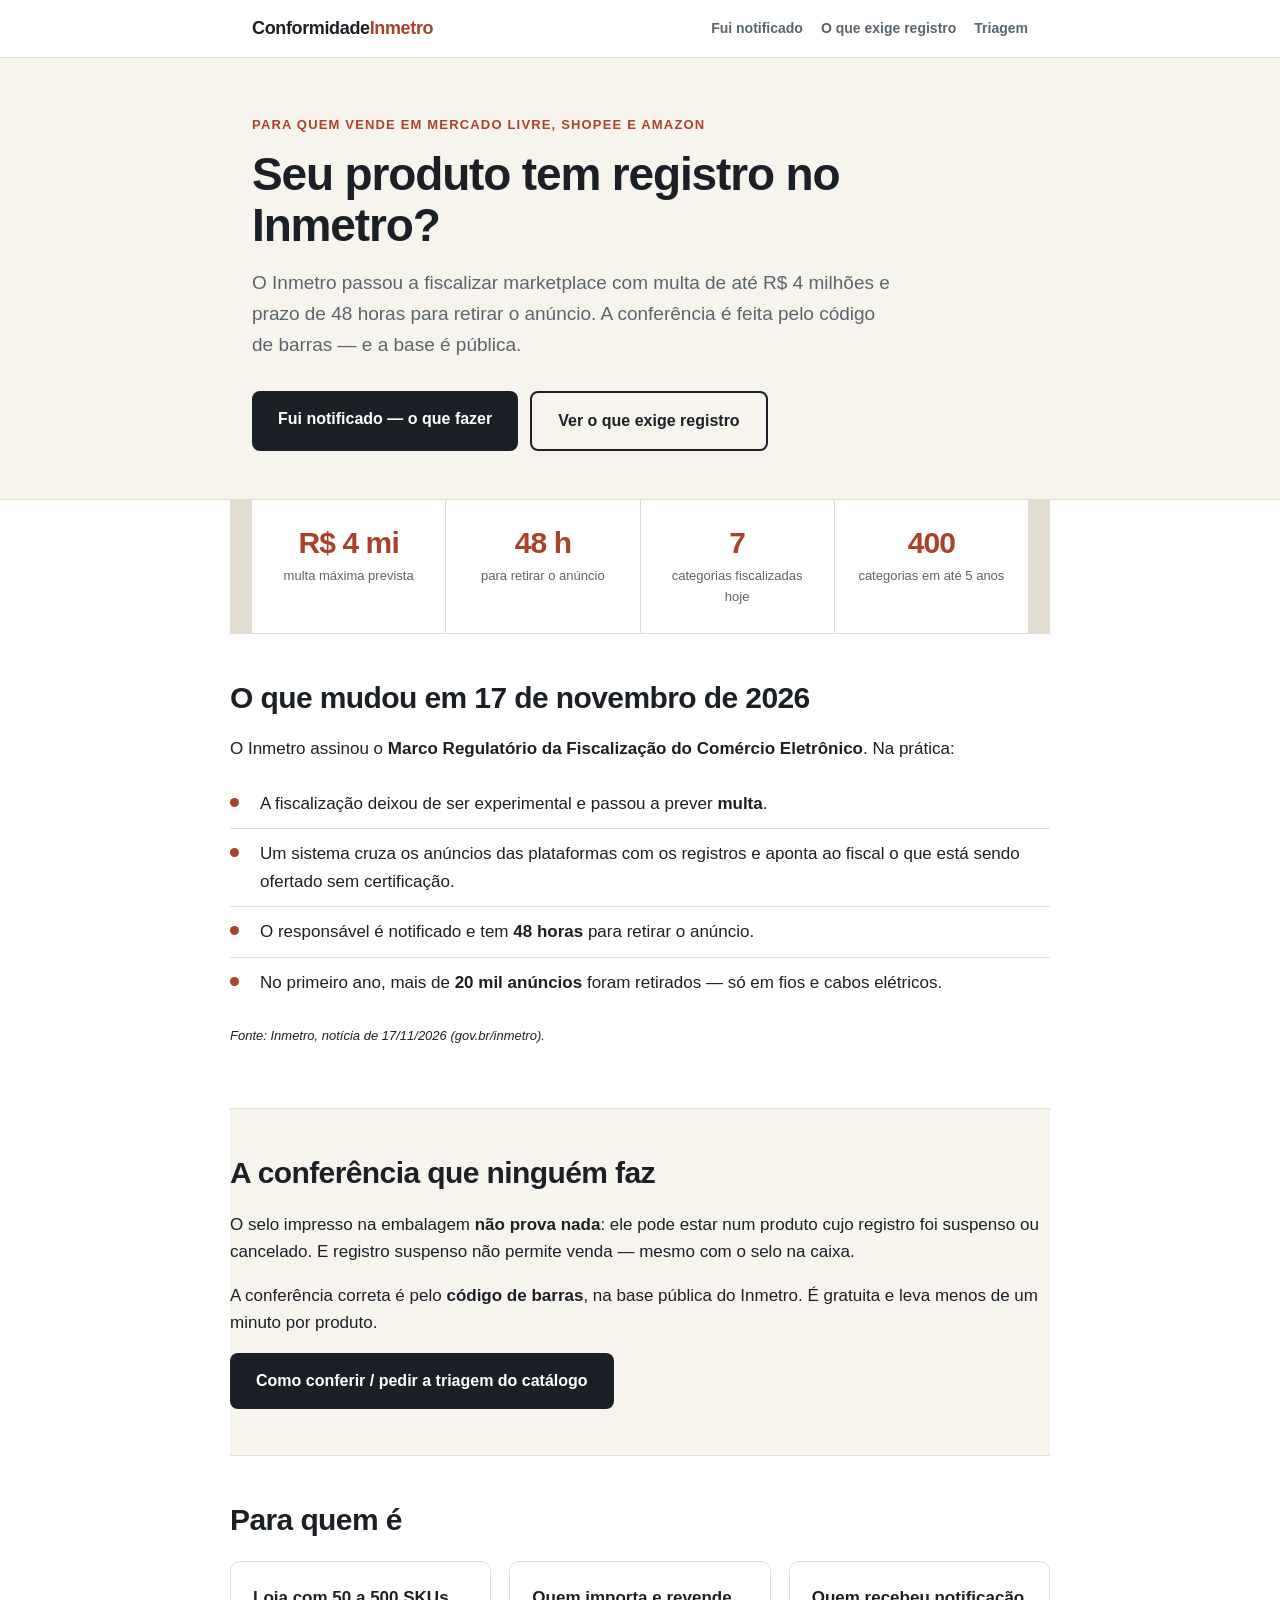
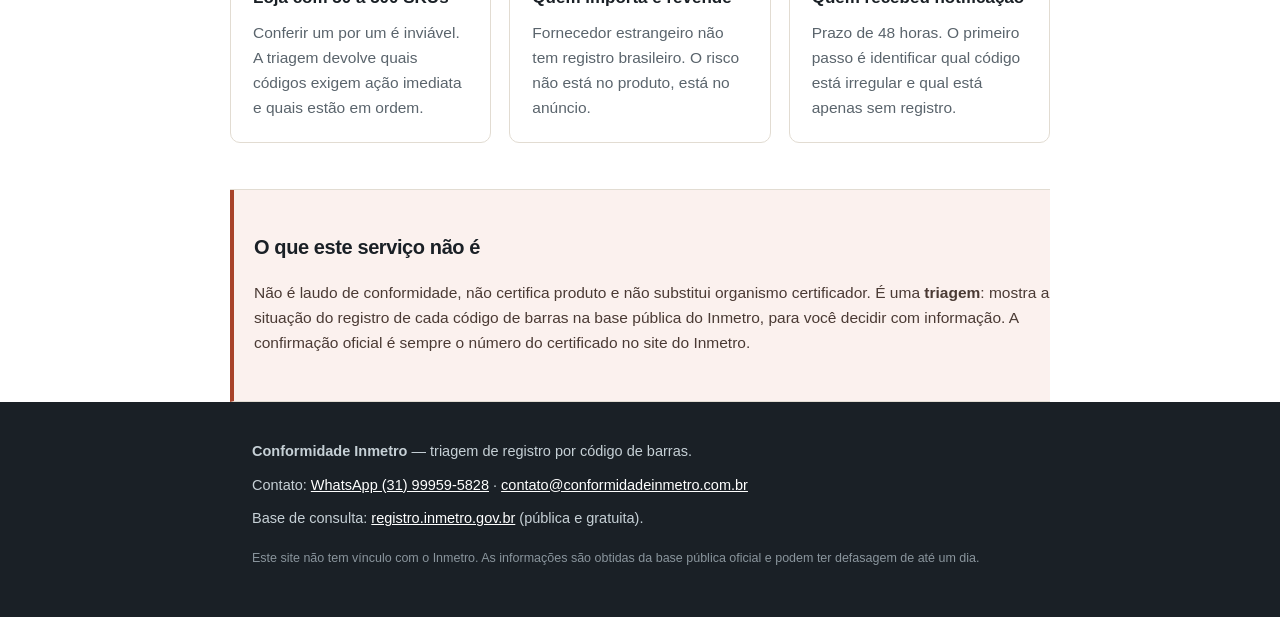
<file: index.html>
<!DOCTYPE html>
<html lang="pt-BR">
<head>
<meta charset="utf-8">
<meta name="viewport" content="width=device-width, initial-scale=1">
<title>Conformidade Inmetro para sellers — triagem de catálogo</title>
<meta name="description" content="Seu anúncio foi removido ou notificado pelo Inmetro? Entenda o prazo de 48 horas e como saber, por código de barras, se o registro do produto está suspenso ou cancelado.">
<link rel="stylesheet" href="estilo.css">
</head>
<body>

<header class="topo">
  <div class="wrap">
    <a class="marca" href="index.html">Conformidade<span>Inmetro</span></a>
    <nav>
      <a href="notificacao-inmetro.html">Fui notificado</a>
      <a href="produtos-que-exigem-registro.html">O que exige registro</a>
      <a href="triagem.html">Triagem</a>
    </nav>
  </div>
</header>

<main>

<section class="hero">
  <div class="wrap">
    <p class="olho">Para quem vende em Mercado Livre, Shopee e Amazon</p>
    <h1>Seu produto tem registro no Inmetro?</h1>
    <p class="sub">O Inmetro passou a fiscalizar marketplace com multa de até R$ 4 milhões
      e prazo de 48 horas para retirar o anúncio. A conferência é feita pelo
      código de barras — e a base é pública.</p>
    <div class="acoes">
      <a class="btn" href="notificacao-inmetro.html">Fui notificado — o que fazer</a>
      <a class="btn btn-sec" href="produtos-que-exigem-registro.html">Ver o que exige registro</a>
    </div>
  </div>
</section>

<section class="wrap faixa">
  <div class="num"><strong>R$ 4 mi</strong><span>multa máxima prevista</span></div>
  <div class="num"><strong>48 h</strong><span>para retirar o anúncio</span></div>
  <div class="num"><strong>7</strong><span>categorias fiscalizadas hoje</span></div>
  <div class="num"><strong>400</strong><span>categorias em até 5 anos</span></div>
</section>

<section class="wrap bloco">
  <h2>O que mudou em 17 de novembro de 2026</h2>
  <p>O Inmetro assinou o <strong>Marco Regulatório da Fiscalização do Comércio
  Eletrônico</strong>. Na prática:</p>
  <ul class="lista-limpa">
    <li>A fiscalização deixou de ser experimental e passou a prever <strong>multa</strong>.</li>
    <li>Um sistema cruza os anúncios das plataformas com os registros e aponta ao fiscal
      o que está sendo ofertado sem certificação.</li>
    <li>O responsável é notificado e tem <strong>48 horas</strong> para retirar o anúncio.</li>
    <li>No primeiro ano, mais de <strong>20 mil anúncios</strong> foram retirados — só em
      fios e cabos elétricos.</li>
  </ul>
  <p class="fonte">Fonte: Inmetro, notícia de 17/11/2026 (gov.br/inmetro).</p>
</section>

<section class="wrap bloco destaque">
  <h2>A conferência que ninguém faz</h2>
  <p>O selo impresso na embalagem <strong>não prova nada</strong>: ele pode estar num
  produto cujo registro foi suspenso ou cancelado. E registro suspenso não permite
  venda — mesmo com o selo na caixa.</p>
  <p>A conferência correta é pelo <strong>código de barras</strong>, na base pública do
  Inmetro. É gratuita e leva menos de um minuto por produto.</p>
  <a class="btn" href="triagem.html">Como conferir / pedir a triagem do catálogo</a>
</section>

<section class="wrap bloco">
  <h2>Para quem é</h2>
  <div class="cards">
    <div class="card">
      <h3>Loja com 50 a 500 SKUs</h3>
      <p>Conferir um por um é inviável. A triagem devolve quais códigos exigem ação
      imediata e quais estão em ordem.</p>
    </div>
    <div class="card">
      <h3>Quem importa e revende</h3>
      <p>Fornecedor estrangeiro não tem registro brasileiro. O risco não está no
      produto, está no anúncio.</p>
    </div>
    <div class="card">
      <h3>Quem recebeu notificação</h3>
      <p>Prazo de 48 horas. O primeiro passo é identificar qual código está
      irregular e qual está apenas sem registro.</p>
    </div>
  </div>
</section>

<section class="wrap bloco aviso-legal">
  <h2>O que este serviço não é</h2>
  <p>Não é laudo de conformidade, não certifica produto e não substitui organismo
  certificador. É uma <strong>triagem</strong>: mostra a situação do registro de cada
  código de barras na base pública do Inmetro, para você decidir com informação.
  A confirmação oficial é sempre o número do certificado no site do Inmetro.</p>
</section>

</main>

<footer class="rodape">
  <div class="wrap">
    <p><strong>Conformidade Inmetro</strong> — triagem de registro por código de barras.</p>
    <p>Contato: <a href="https://wa.me/5531999595828" target="_blank" rel="noopener">WhatsApp (31) 99959-5828</a>
       · <a href="mailto:contato@conformidadeinmetro.com.br">contato@conformidadeinmetro.com.br</a></p>
    <p>Base de consulta: <a href="https://registro.inmetro.gov.br/consulta/" target="_blank" rel="noopener">registro.inmetro.gov.br</a> (pública e gratuita).</p>
    <p class="mini">Este site não tem vínculo com o Inmetro. As informações são obtidas
    da base pública oficial e podem ter defasagem de até um dia.</p>
  </div>
</footer>

</body>
</html>
</file>
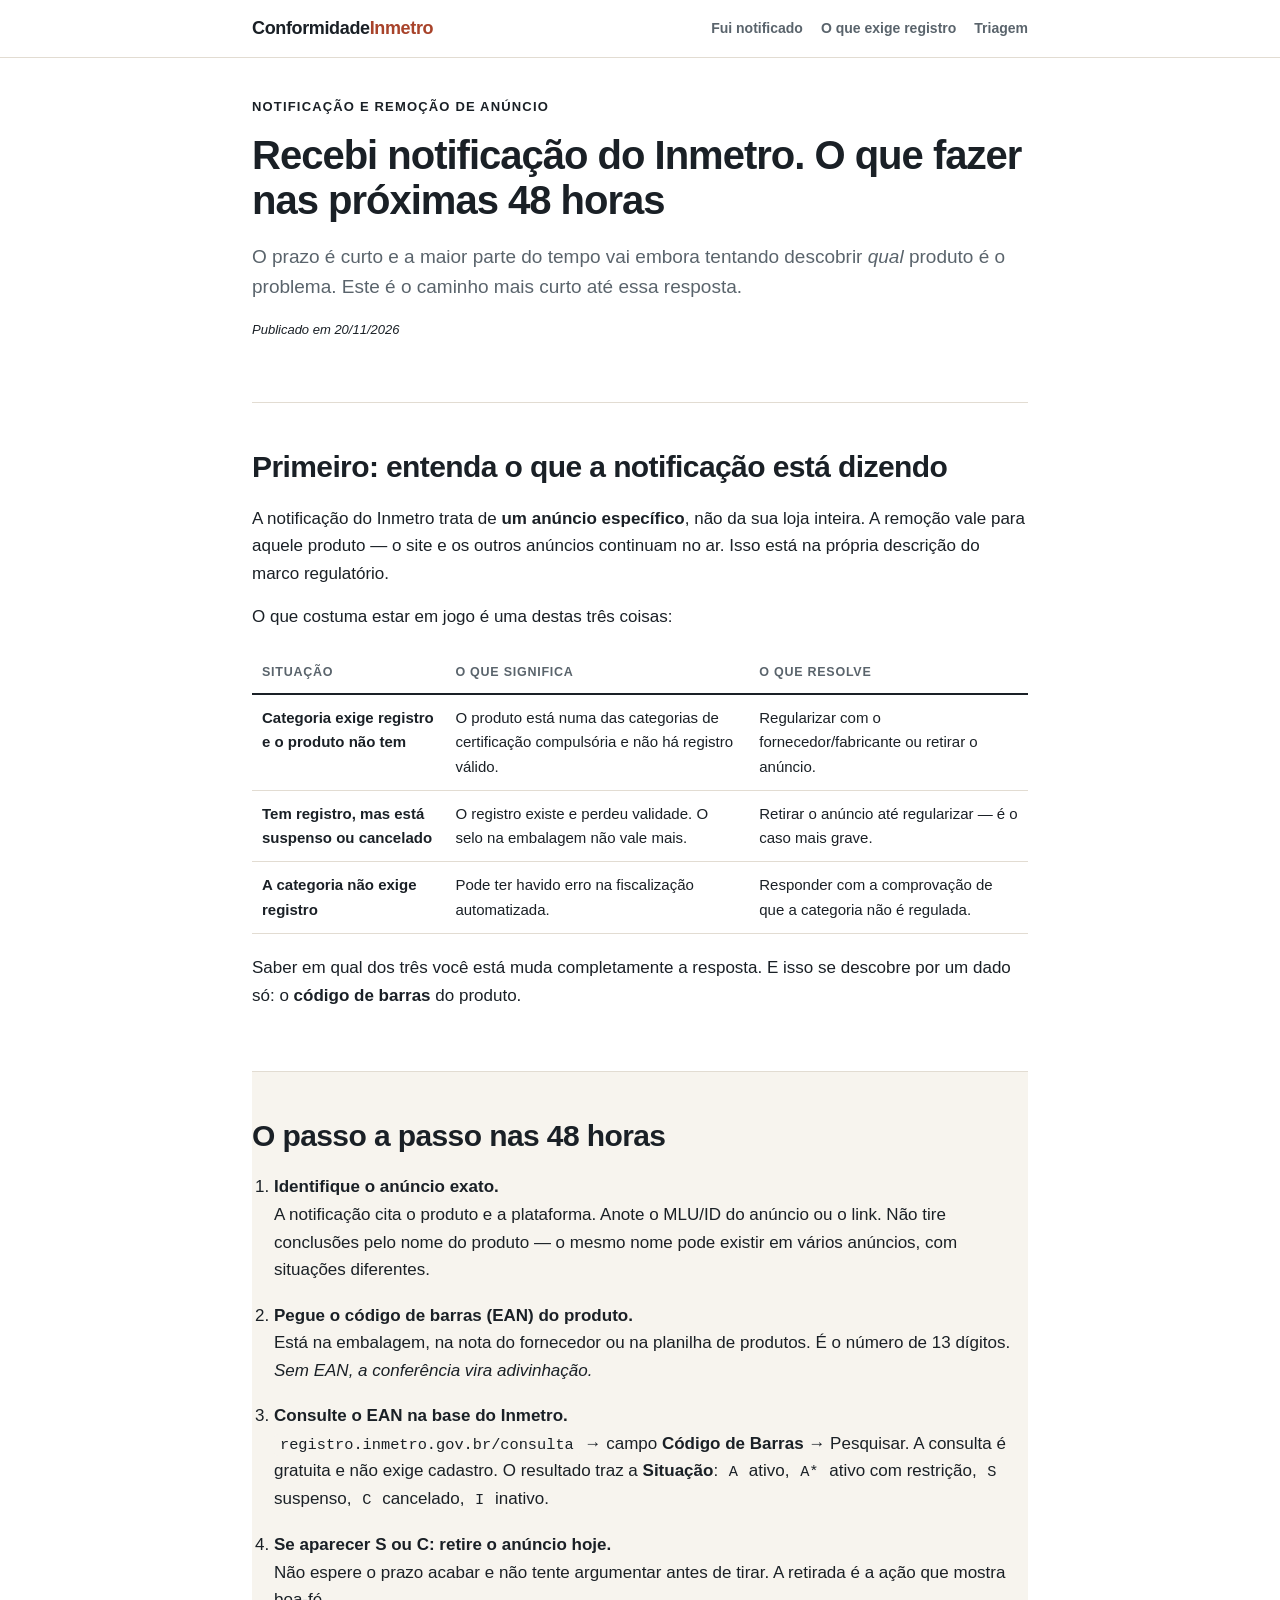
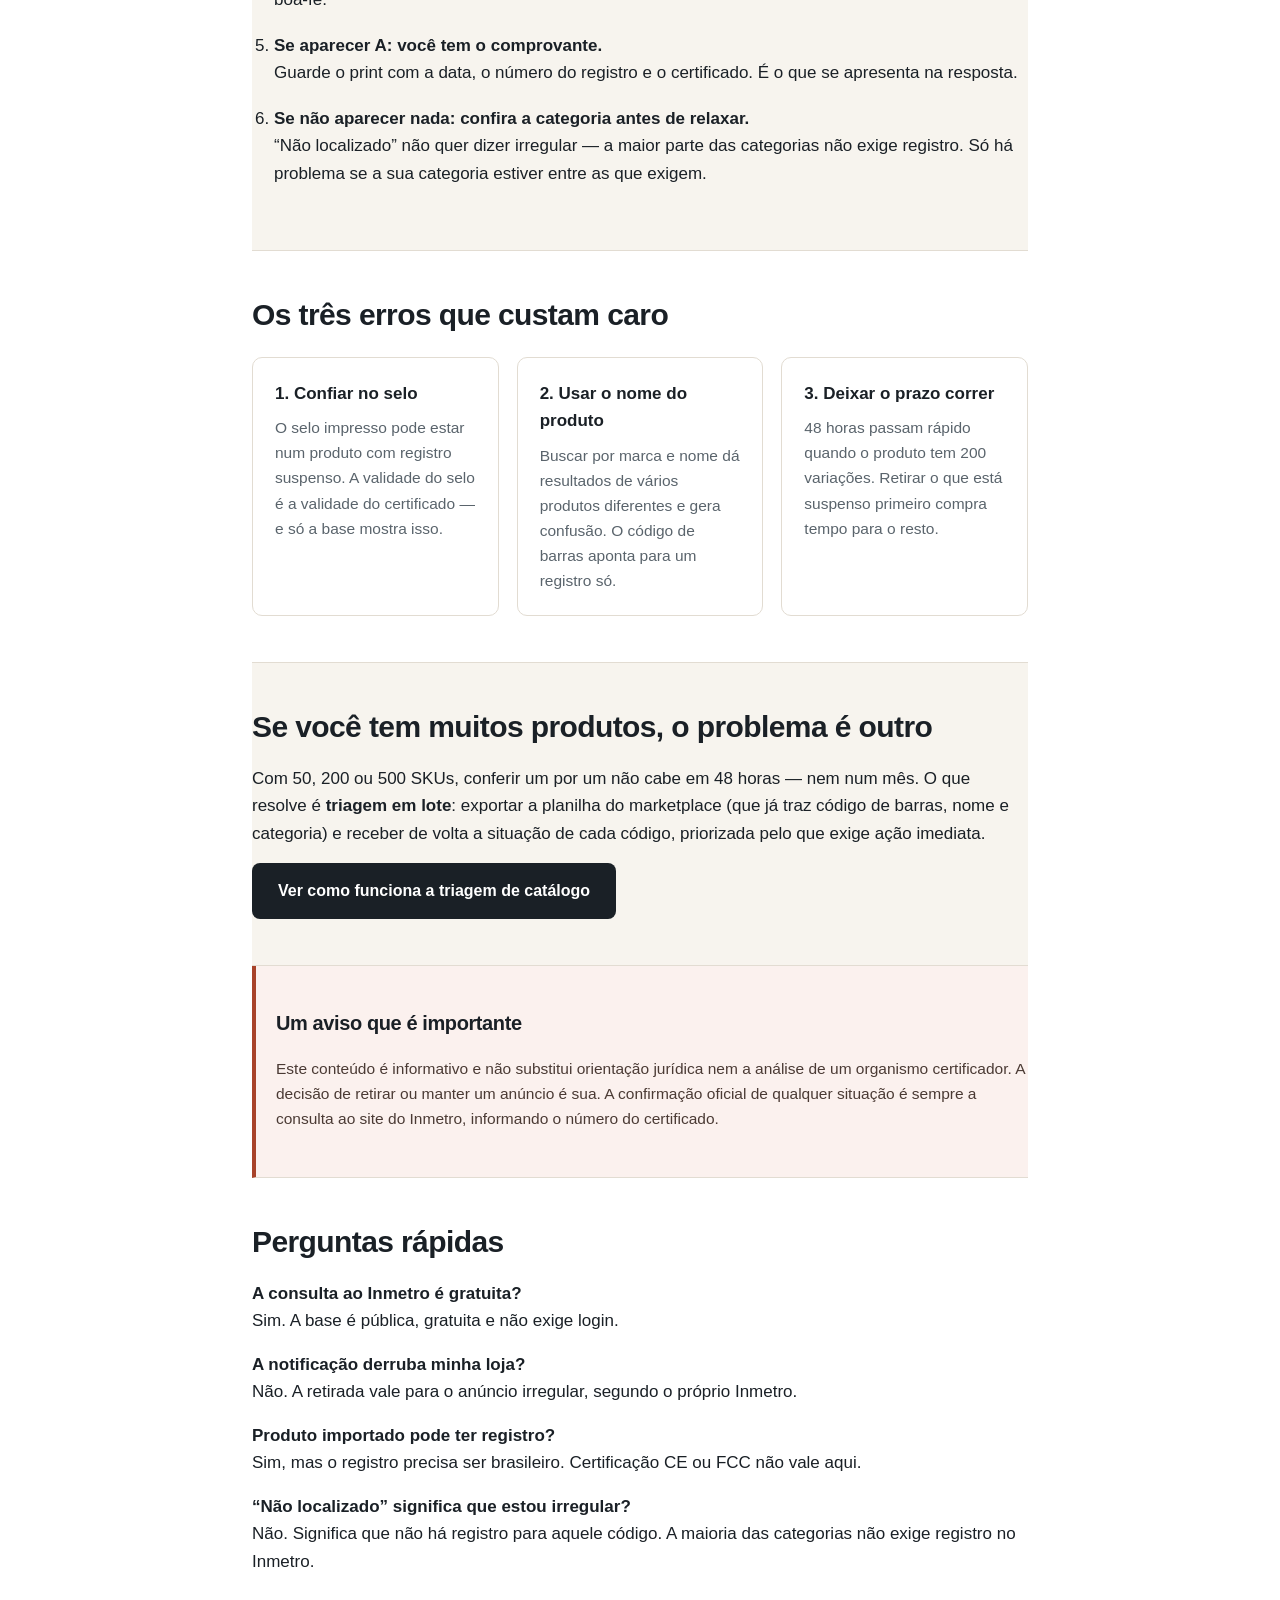
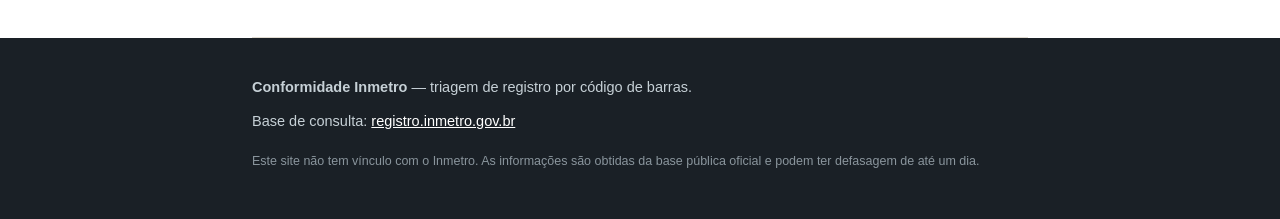
<file: notificacao-inmetro.html>
<!DOCTYPE html>
<html lang="pt-BR">
<head>
<meta charset="utf-8">
<meta name="viewport" content="width=device-width, initial-scale=1">
<title>Notificação do Inmetro no anúncio: o que fazer nas 48 horas</title>
<meta name="description" content="Recebeu notificação do Inmetro ou teve o anúncio removido por falta de certificação? Veja o que conferir primeiro, o que o prazo de 48 horas significa e como identificar o registro pelo código de barras.">
<link rel="stylesheet" href="estilo.css">
</head>
<body>

<header class="topo">
  <div class="wrap">
    <a class="marca" href="index.html">Conformidade<span>Inmetro</span></a>
    <nav>
      <a href="notificacao-inmetro.html">Fui notificado</a>
      <a href="produtos-que-exigem-registro.html">O que exige registro</a>
      <a href="triagem.html">Triagem</a>
    </nav>
  </div>
</header>

<main class="wrap">

<article class="bloco" style="padding-top:38px">
  <p class="olho">Notificação e remoção de anúncio</p>
  <h1 style="font-size:clamp(28px,5.5vw,40px);line-height:1.13;letter-spacing:-.025em;margin:0 0 18px">
    Recebi notificação do Inmetro. O que fazer nas próximas 48 horas</h1>
  <p style="font-size:19px;color:var(--cinza)">O prazo é curto e a maior parte do tempo
  vai embora tentando descobrir <em>qual</em> produto é o problema. Este é o caminho
  mais curto até essa resposta.</p>
  <p class="fonte">Publicado em 20/11/2026</p>
</article>

<section class="bloco">
  <h2>Primeiro: entenda o que a notificação está dizendo</h2>
  <p>A notificação do Inmetro trata de <strong>um anúncio específico</strong>, não da
  sua loja inteira. A remoção vale para aquele produto — o site e os outros anúncios
  continuam no ar. Isso está na própria descrição do marco regulatório.</p>
  <p>O que costuma estar em jogo é uma destas três coisas:</p>
  <table>
    <tr><th>Situação</th><th>O que significa</th><th>O que resolve</th></tr>
    <tr>
      <td><strong>Categoria exige registro e o produto não tem</strong></td>
      <td>O produto está numa das categorias de certificação compulsória e não há registro válido.</td>
      <td>Regularizar com o fornecedor/fabricante ou retirar o anúncio.</td>
    </tr>
    <tr>
      <td><strong>Tem registro, mas está suspenso ou cancelado</strong></td>
      <td>O registro existe e perdeu validade. O selo na embalagem não vale mais.</td>
      <td>Retirar o anúncio até regularizar — é o caso mais grave.</td>
    </tr>
    <tr>
      <td><strong>A categoria não exige registro</strong></td>
      <td>Pode ter havido erro na fiscalização automatizada.</td>
      <td>Responder com a comprovação de que a categoria não é regulada.</td>
    </tr>
  </table>
  <p>Saber em qual dos três você está muda completamente a resposta. E isso se descobre
  por um dado só: o <strong>código de barras</strong> do produto.</p>
</section>

<section class="bloco destaque">
  <h2>O passo a passo nas 48 horas</h2>
  <ol style="padding-left:22px">
    <li style="margin-bottom:18px"><strong>Identifique o anúncio exato.</strong><br>
      A notificação cita o produto e a plataforma. Anote o MLU/ID do anúncio ou o link.
      Não tire conclusões pelo nome do produto — o mesmo nome pode existir em vários
      anúncios, com situações diferentes.</li>
    <li style="margin-bottom:18px"><strong>Pegue o código de barras (EAN) do produto.</strong><br>
      Está na embalagem, na nota do fornecedor ou na planilha de produtos. É o número
      de 13 dígitos. <em>Sem EAN, a conferência vira adivinhação.</em></li>
    <li style="margin-bottom:18px"><strong>Consulte o EAN na base do Inmetro.</strong><br>
      <code>registro.inmetro.gov.br/consulta</code> → campo <strong>Código de Barras</strong>
      → Pesquisar. A consulta é gratuita e não exige cadastro. O resultado traz a
      <strong>Situação</strong>: <code>A</code> ativo, <code>A*</code> ativo com restrição,
      <code>S</code> suspenso, <code>C</code> cancelado, <code>I</code> inativo.</li>
    <li style="margin-bottom:18px"><strong>Se aparecer S ou C: retire o anúncio hoje.</strong><br>
      Não espere o prazo acabar e não tente argumentar antes de tirar. A retirada é
      a ação que mostra boa-fé.</li>
    <li style="margin-bottom:18px"><strong>Se aparecer A: você tem o comprovante.</strong><br>
      Guarde o print com a data, o número do registro e o certificado. É o que se
      apresenta na resposta.</li>
    <li><strong>Se não aparecer nada: confira a categoria antes de relaxar.</strong><br>
      “Não localizado” não quer dizer irregular — a maior parte das categorias não exige
      registro. Só há problema se a sua categoria estiver entre as que exigem.</li>
  </ol>
</section>

<section class="bloco">
  <h2>Os três erros que custam caro</h2>
  <div class="cards">
    <div class="card">
      <h3>1. Confiar no selo</h3>
      <p>O selo impresso pode estar num produto com registro suspenso. A
      validade do selo é a validade do certificado — e só a base mostra isso.</p>
    </div>
    <div class="card">
      <h3>2. Usar o nome do produto</h3>
      <p>Buscar por marca e nome dá resultados de vários produtos diferentes e
      gera confusão. O código de barras aponta para um registro só.</p>
    </div>
    <div class="card">
      <h3>3. Deixar o prazo correr</h3>
      <p>48 horas passam rápido quando o produto tem 200 variações. Retirar o
      que está suspenso primeiro compra tempo para o resto.</p>
    </div>
  </div>
</section>

<section class="bloco destaque">
  <h2>Se você tem muitos produtos, o problema é outro</h2>
  <p>Com 50, 200 ou 500 SKUs, conferir um por um não cabe em 48 horas — nem num mês.
  O que resolve é <strong>triagem em lote</strong>: exportar a planilha do marketplace
  (que já traz código de barras, nome e categoria) e receber de volta a situação de
  cada código, priorizada pelo que exige ação imediata.</p>
  <a class="btn" href="triagem.html">Ver como funciona a triagem de catálogo</a>
</section>

<section class="bloco aviso-legal">
  <h2>Um aviso que é importante</h2>
  <p>Este conteúdo é informativo e não substitui orientação jurídica nem a análise de
  um organismo certificador. A decisão de retirar ou manter um anúncio é sua. A
  confirmação oficial de qualquer situação é sempre a consulta ao site do Inmetro,
  informando o número do certificado.</p>
</section>

<section class="bloco">
  <h2>Perguntas rápidas</h2>
  <p><strong>A consulta ao Inmetro é gratuita?</strong><br>
  Sim. A base é pública, gratuita e não exige login.</p>
  <p><strong>A notificação derruba minha loja?</strong><br>
  Não. A retirada vale para o anúncio irregular, segundo o próprio Inmetro.</p>
  <p><strong>Produto importado pode ter registro?</strong><br>
  Sim, mas o registro precisa ser brasileiro. Certificação CE ou FCC não vale aqui.</p>
  <p><strong>“Não localizado” significa que estou irregular?</strong><br>
  Não. Significa que não há registro para aquele código. A maioria das categorias
  não exige registro no Inmetro.</p>
</section>

</main>

<footer class="rodape">
  <div class="wrap">
    <p><strong>Conformidade Inmetro</strong> — triagem de registro por código de barras.</p>
    <p>Base de consulta: <a href="https://registro.inmetro.gov.br/consulta/" target="_blank" rel="noopener">registro.inmetro.gov.br</a></p>
    <p class="mini">Este site não tem vínculo com o Inmetro. As informações são obtidas
    da base pública oficial e podem ter defasagem de até um dia.</p>
  </div>
</footer>

</body>
</html>
</file>
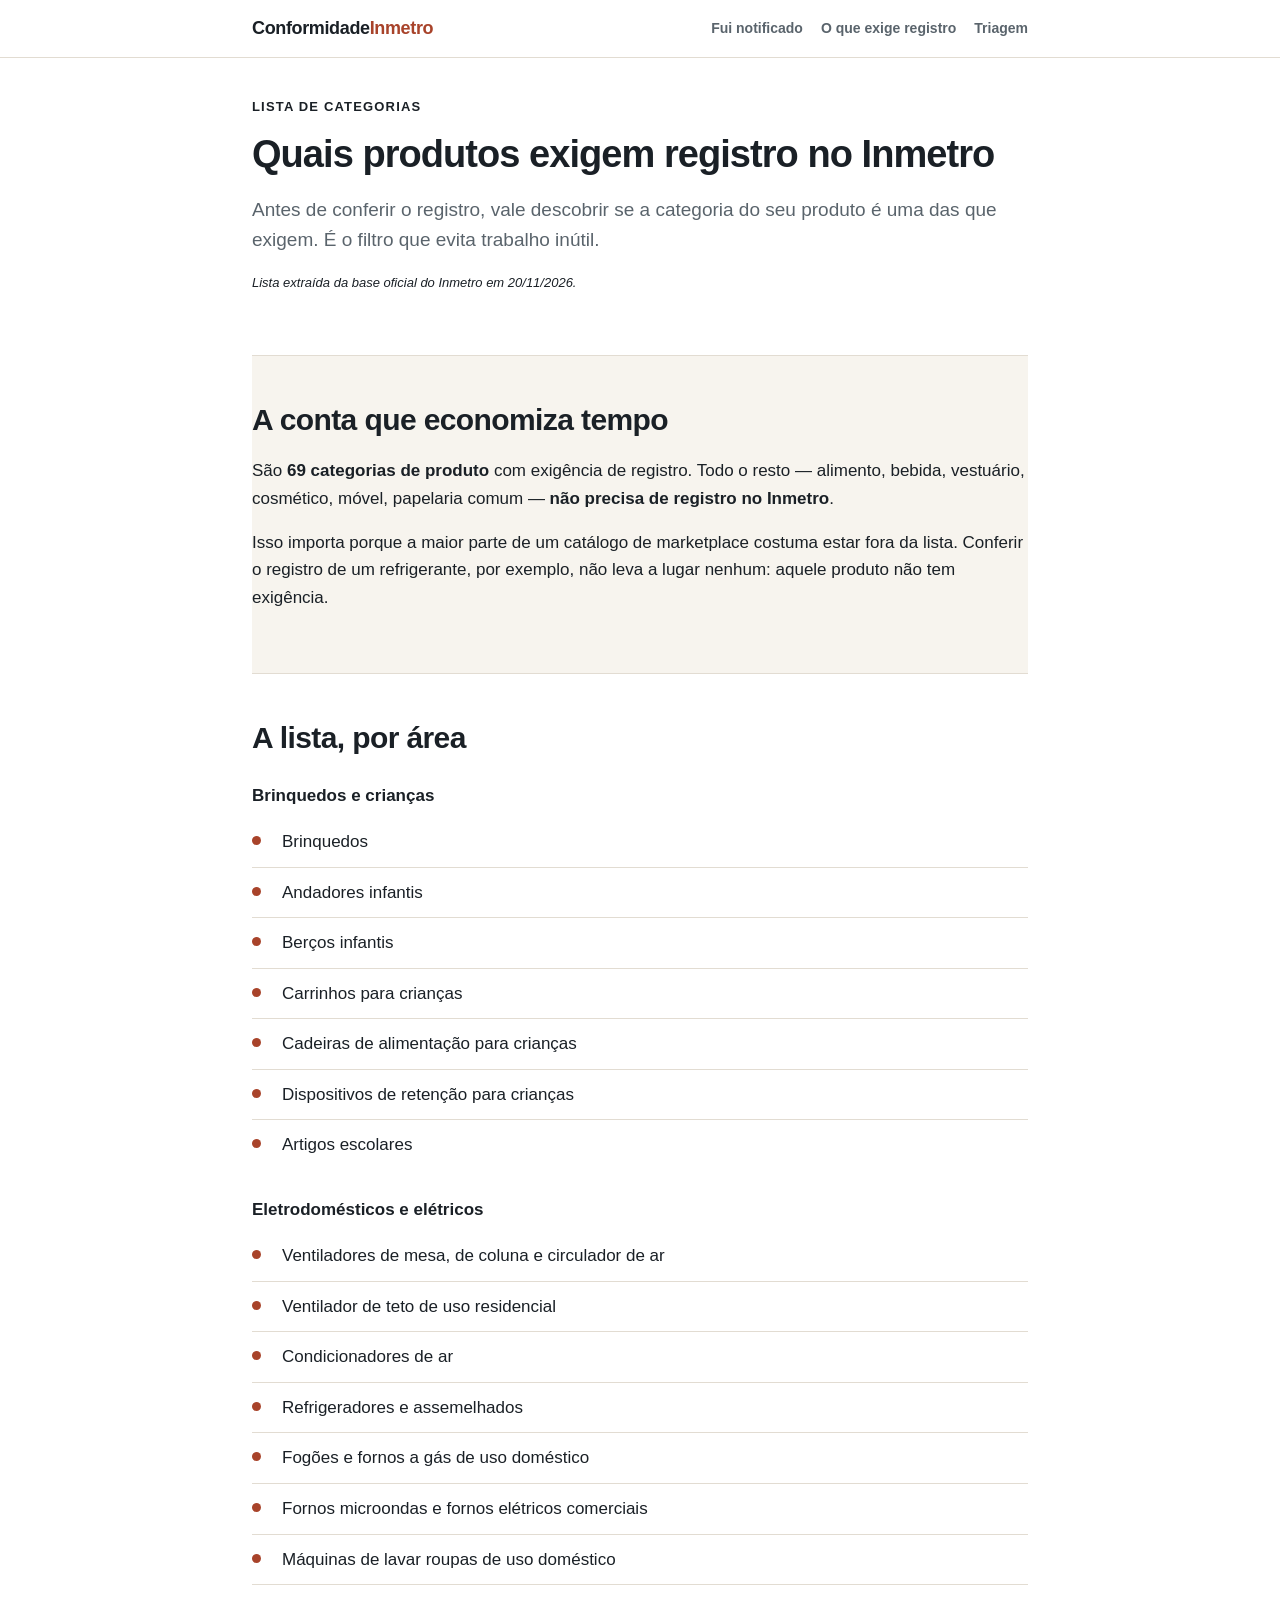
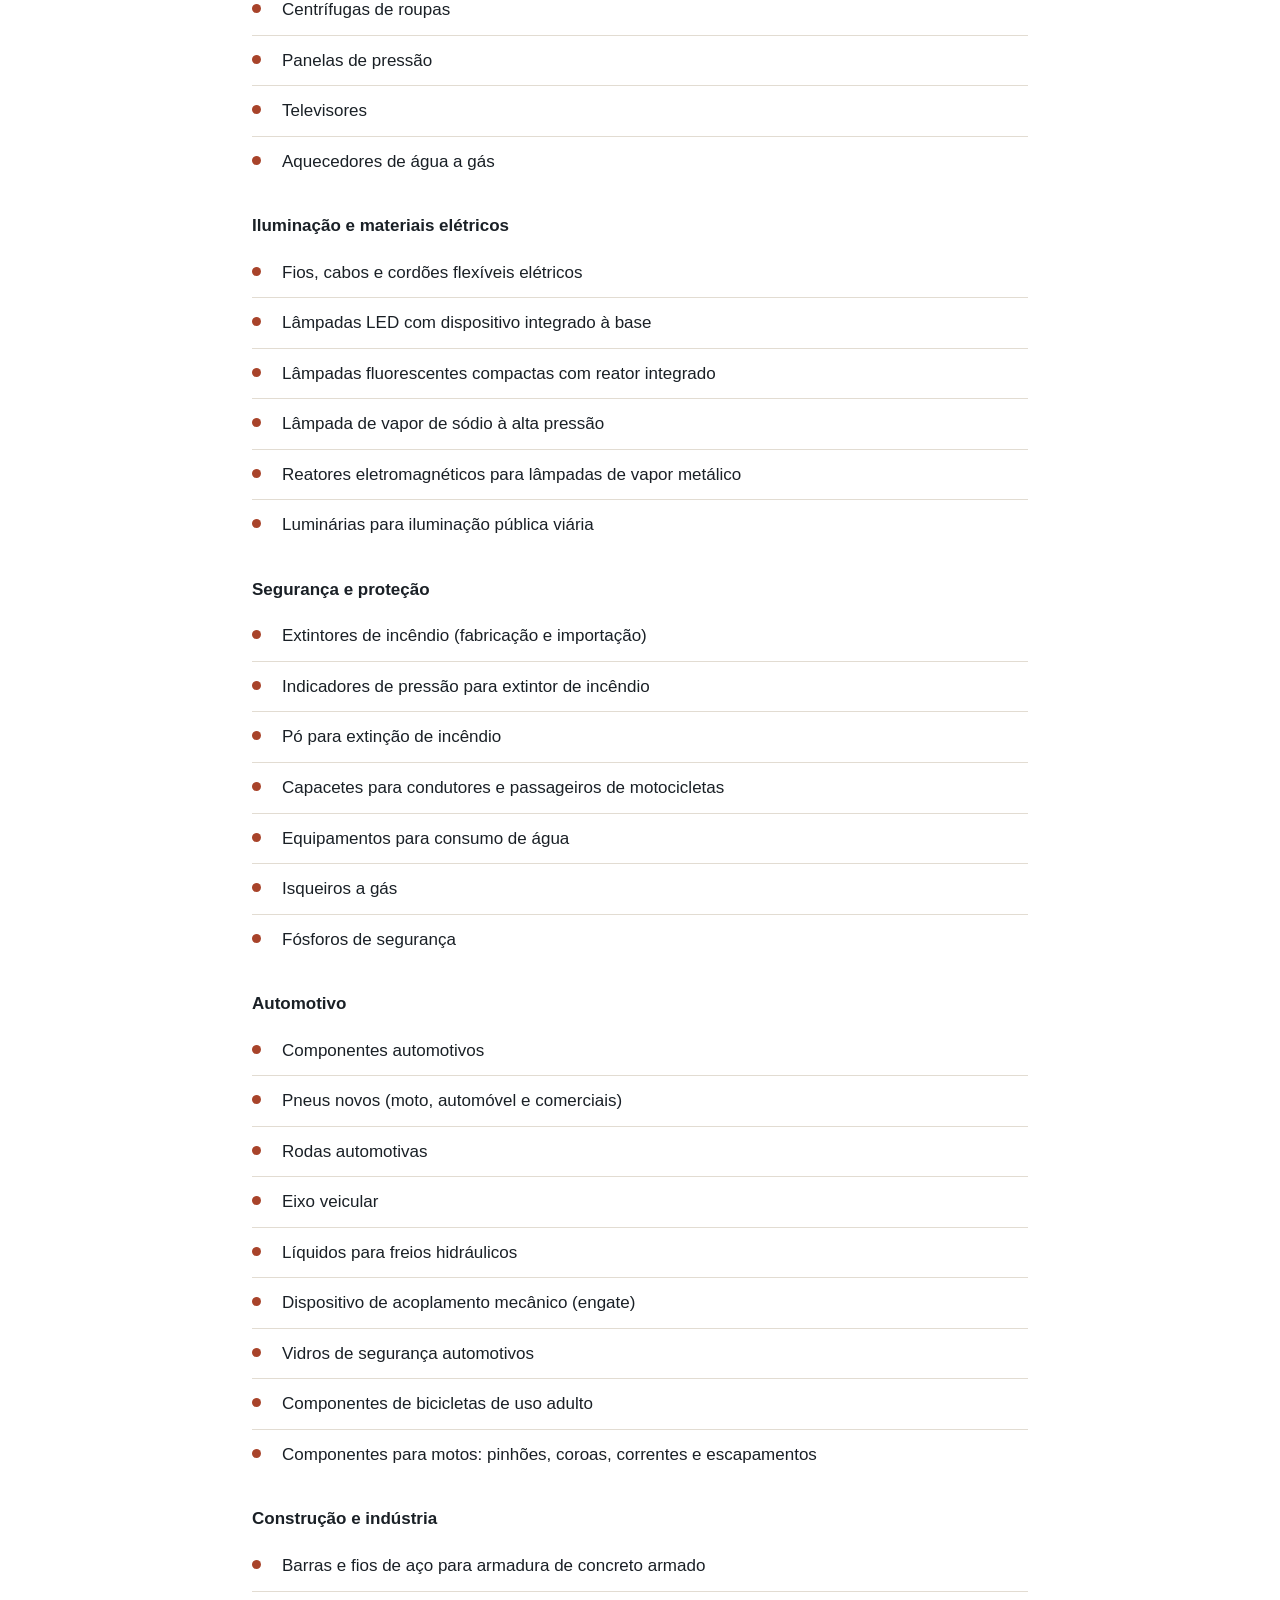
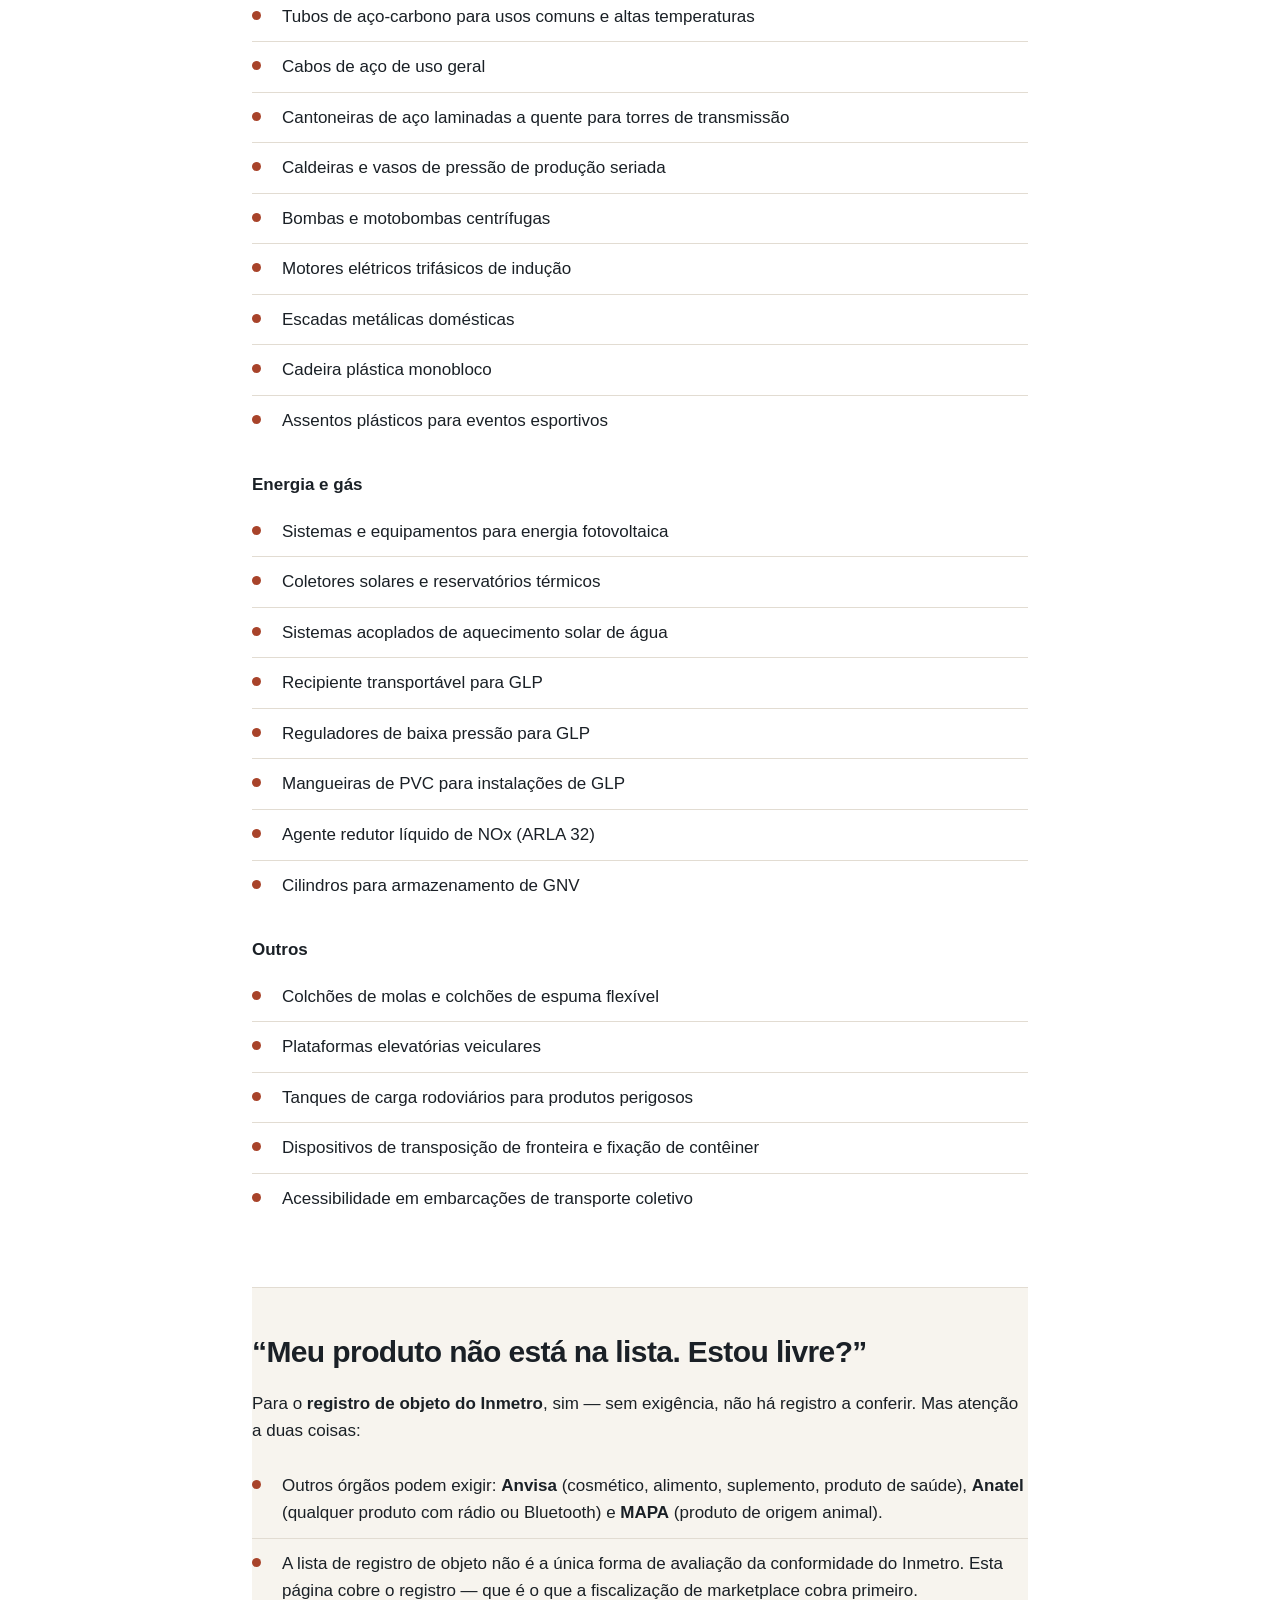
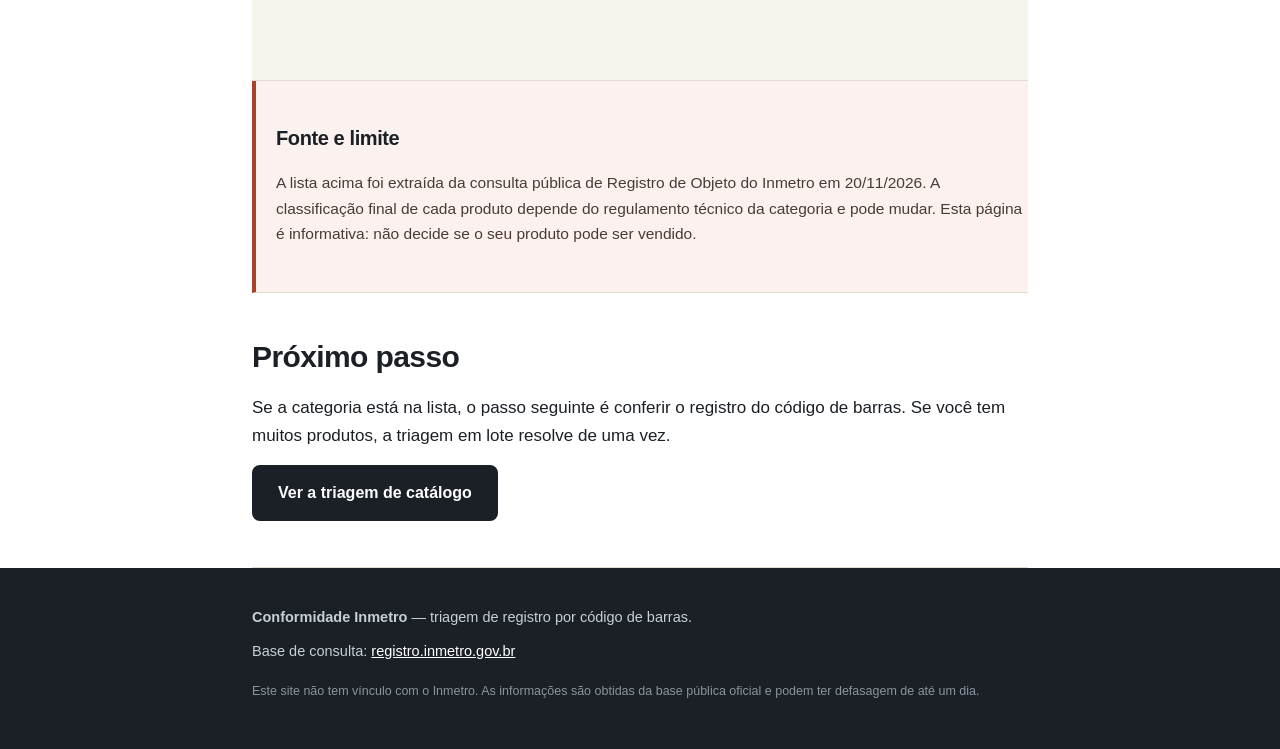
<file: produtos-que-exigem-registro.html>
<!DOCTYPE html>
<html lang="pt-BR">
<head>
<meta charset="utf-8">
<meta name="viewport" content="width=device-width, initial-scale=1">
<title>Quais produtos exigem registro no Inmetro — lista por categoria</title>
<meta name="description" content="Lista das categorias que exigem registro no Inmetro (fonte: base oficial). Veja se o seu produto está entre as que precisam de certificação compulsória antes de anunciar.">
<link rel="stylesheet" href="estilo.css">
</head>
<body>

<header class="topo">
  <div class="wrap">
    <a class="marca" href="index.html">Conformidade<span>Inmetro</span></a>
    <nav>
      <a href="notificacao-inmetro.html">Fui notificado</a>
      <a href="produtos-que-exigem-registro.html">O que exige registro</a>
      <a href="triagem.html">Triagem</a>
    </nav>
  </div>
</header>

<main class="wrap">

<article class="bloco" style="padding-top:38px">
  <p class="olho">Lista de categorias</p>
  <h1 style="font-size:clamp(27px,5.2vw,38px);line-height:1.14;letter-spacing:-.025em;margin:0 0 18px">
    Quais produtos exigem registro no Inmetro</h1>
  <p style="font-size:19px;color:var(--cinza)">Antes de conferir o registro, vale
  descobrir se a categoria do seu produto é uma das que exigem. É o filtro que
  evita trabalho inútil.</p>
  <p class="fonte">Lista extraída da base oficial do Inmetro em 20/11/2026.</p>
</article>

<section class="bloco destaque">
  <h2>A conta que economiza tempo</h2>
  <p>São <strong>69 categorias de produto</strong> com exigência de registro.
  Todo o resto — alimento, bebida, vestuário, cosmético, móvel, papelaria comum —
  <strong>não precisa de registro no Inmetro</strong>.</p>
  <p>Isso importa porque a maior parte de um catálogo de marketplace costuma estar
  fora da lista. Conferir o registro de um refrigerante, por exemplo, não leva a
  lugar nenhum: aquele produto não tem exigência.</p>
</section>

<section class="bloco">
  <h2>A lista, por área</h2>

  <h3 style="margin-top:26px">Brinquedos e crianças</h3>
  <ul class="lista-limpa">
    <li>Brinquedos</li>
    <li>Andadores infantis</li>
    <li>Berços infantis</li>
    <li>Carrinhos para crianças</li>
    <li>Cadeiras de alimentação para crianças</li>
    <li>Dispositivos de retenção para crianças</li>
    <li>Artigos escolares</li>
  </ul>

  <h3 style="margin-top:26px">Eletrodomésticos e elétricos</h3>
  <ul class="lista-limpa">
    <li>Ventiladores de mesa, de coluna e circulador de ar</li>
    <li>Ventilador de teto de uso residencial</li>
    <li>Condicionadores de ar</li>
    <li>Refrigeradores e assemelhados</li>
    <li>Fogões e fornos a gás de uso doméstico</li>
    <li>Fornos microondas e fornos elétricos comerciais</li>
    <li>Máquinas de lavar roupas de uso doméstico</li>
    <li>Centrífugas de roupas</li>
    <li>Panelas de pressão</li>
    <li>Televisores</li>
    <li>Aquecedores de água a gás</li>
  </ul>

  <h3 style="margin-top:26px">Iluminação e materiais elétricos</h3>
  <ul class="lista-limpa">
    <li>Fios, cabos e cordões flexíveis elétricos</li>
    <li>Lâmpadas LED com dispositivo integrado à base</li>
    <li>Lâmpadas fluorescentes compactas com reator integrado</li>
    <li>Lâmpada de vapor de sódio à alta pressão</li>
    <li>Reatores eletromagnéticos para lâmpadas de vapor metálico</li>
    <li>Luminárias para iluminação pública viária</li>
  </ul>

  <h3 style="margin-top:26px">Segurança e proteção</h3>
  <ul class="lista-limpa">
    <li>Extintores de incêndio (fabricação e importação)</li>
    <li>Indicadores de pressão para extintor de incêndio</li>
    <li>Pó para extinção de incêndio</li>
    <li>Capacetes para condutores e passageiros de motocicletas</li>
    <li>Equipamentos para consumo de água</li>
    <li>Isqueiros a gás</li>
    <li>Fósforos de segurança</li>
  </ul>

  <h3 style="margin-top:26px">Automotivo</h3>
  <ul class="lista-limpa">
    <li>Componentes automotivos</li>
    <li>Pneus novos (moto, automóvel e comerciais)</li>
    <li>Rodas automotivas</li>
    <li>Eixo veicular</li>
    <li>Líquidos para freios hidráulicos</li>
    <li>Dispositivo de acoplamento mecânico (engate)</li>
    <li>Vidros de segurança automotivos</li>
    <li>Componentes de bicicletas de uso adulto</li>
    <li>Componentes para motos: pinhões, coroas, correntes e escapamentos</li>
  </ul>

  <h3 style="margin-top:26px">Construção e indústria</h3>
  <ul class="lista-limpa">
    <li>Barras e fios de aço para armadura de concreto armado</li>
    <li>Tubos de aço-carbono para usos comuns e altas temperaturas</li>
    <li>Cabos de aço de uso geral</li>
    <li>Cantoneiras de aço laminadas a quente para torres de transmissão</li>
    <li>Caldeiras e vasos de pressão de produção seriada</li>
    <li>Bombas e motobombas centrífugas</li>
    <li>Motores elétricos trifásicos de indução</li>
    <li>Escadas metálicas domésticas</li>
    <li>Cadeira plástica monobloco</li>
    <li>Assentos plásticos para eventos esportivos</li>
  </ul>

  <h3 style="margin-top:26px">Energia e gás</h3>
  <ul class="lista-limpa">
    <li>Sistemas e equipamentos para energia fotovoltaica</li>
    <li>Coletores solares e reservatórios térmicos</li>
    <li>Sistemas acoplados de aquecimento solar de água</li>
    <li>Recipiente transportável para GLP</li>
    <li>Reguladores de baixa pressão para GLP</li>
    <li>Mangueiras de PVC para instalações de GLP</li>
    <li>Agente redutor líquido de NOx (ARLA 32)</li>
    <li>Cilindros para armazenamento de GNV</li>
  </ul>

  <h3 style="margin-top:26px">Outros</h3>
  <ul class="lista-limpa">
    <li>Colchões de molas e colchões de espuma flexível</li>
    <li>Plataformas elevatórias veiculares</li>
    <li>Tanques de carga rodoviários para produtos perigosos</li>
    <li>Dispositivos de transposição de fronteira e fixação de contêiner</li>
    <li>Acessibilidade em embarcações de transporte coletivo</li>
  </ul>
</section>

<section class="bloco destaque">
  <h2>“Meu produto não está na lista. Estou livre?”</h2>
  <p>Para o <strong>registro de objeto do Inmetro</strong>, sim — sem exigência, não há
  registro a conferir. Mas atenção a duas coisas:</p>
  <ul class="lista-limpa">
    <li>Outros órgãos podem exigir: <strong>Anvisa</strong> (cosmético, alimento,
      suplemento, produto de saúde), <strong>Anatel</strong> (qualquer produto com
      rádio ou Bluetooth) e <strong>MAPA</strong> (produto de origem animal).</li>
    <li>A lista de registro de objeto não é a única forma de avaliação da conformidade
      do Inmetro. Esta página cobre o registro — que é o que a fiscalização de
      marketplace cobra primeiro.</li>
  </ul>
</section>

<section class="bloco aviso-legal">
  <h2>Fonte e limite</h2>
  <p>A lista acima foi extraída da consulta pública de Registro de Objeto do Inmetro
  em 20/11/2026. A classificação final de cada produto depende do regulamento técnico
  da categoria e pode mudar. Esta página é informativa: não decide se o seu produto
  pode ser vendido.</p>
</section>

<section class="bloco">
  <h2>Próximo passo</h2>
  <p>Se a categoria está na lista, o passo seguinte é conferir o registro do código de
  barras. Se você tem muitos produtos, a triagem em lote resolve de uma vez.</p>
  <a class="btn" href="triagem.html">Ver a triagem de catálogo</a>
</section>

</main>

<footer class="rodape">
  <div class="wrap">
    <p><strong>Conformidade Inmetro</strong> — triagem de registro por código de barras.</p>
    <p>Base de consulta: <a href="https://registro.inmetro.gov.br/consulta/" target="_blank" rel="noopener">registro.inmetro.gov.br</a></p>
    <p class="mini">Este site não tem vínculo com o Inmetro. As informações são obtidas
    da base pública oficial e podem ter defasagem de até um dia.</p>
  </div>
</footer>

</body>
</html>
</file>
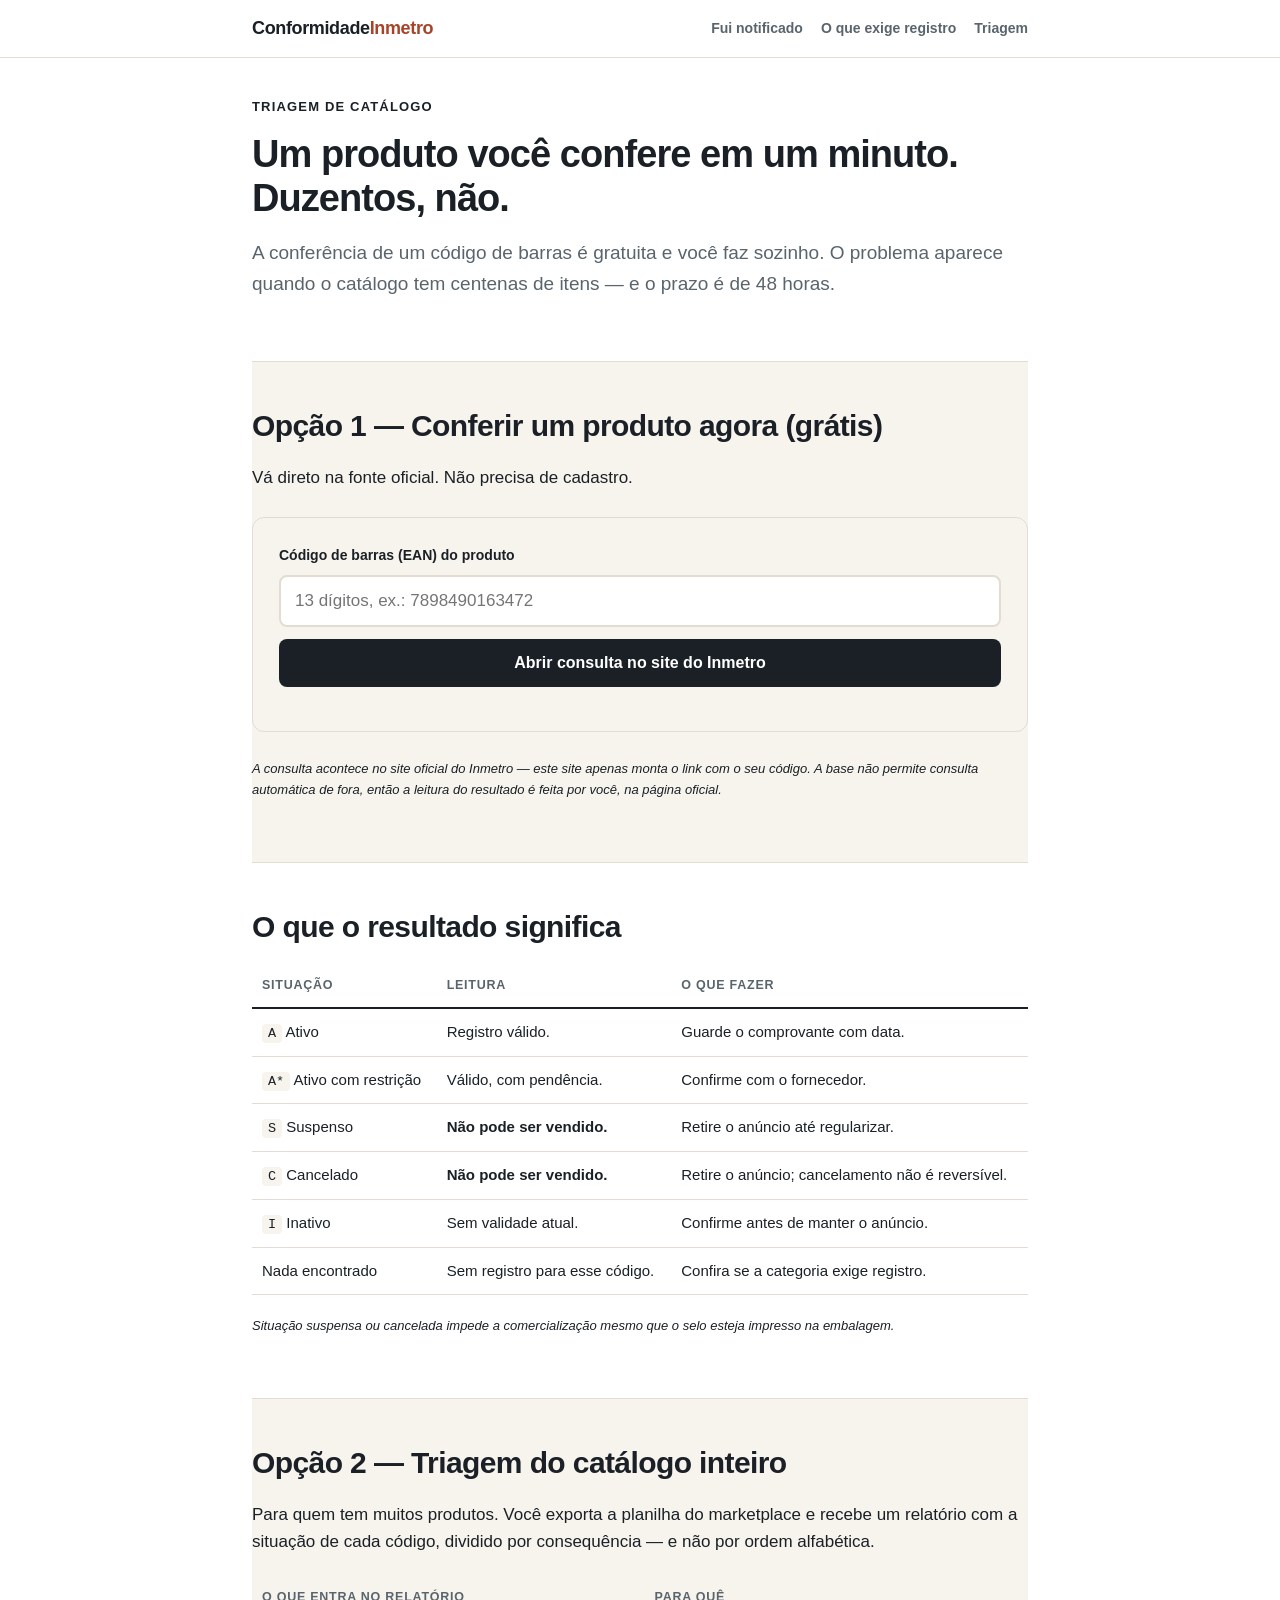
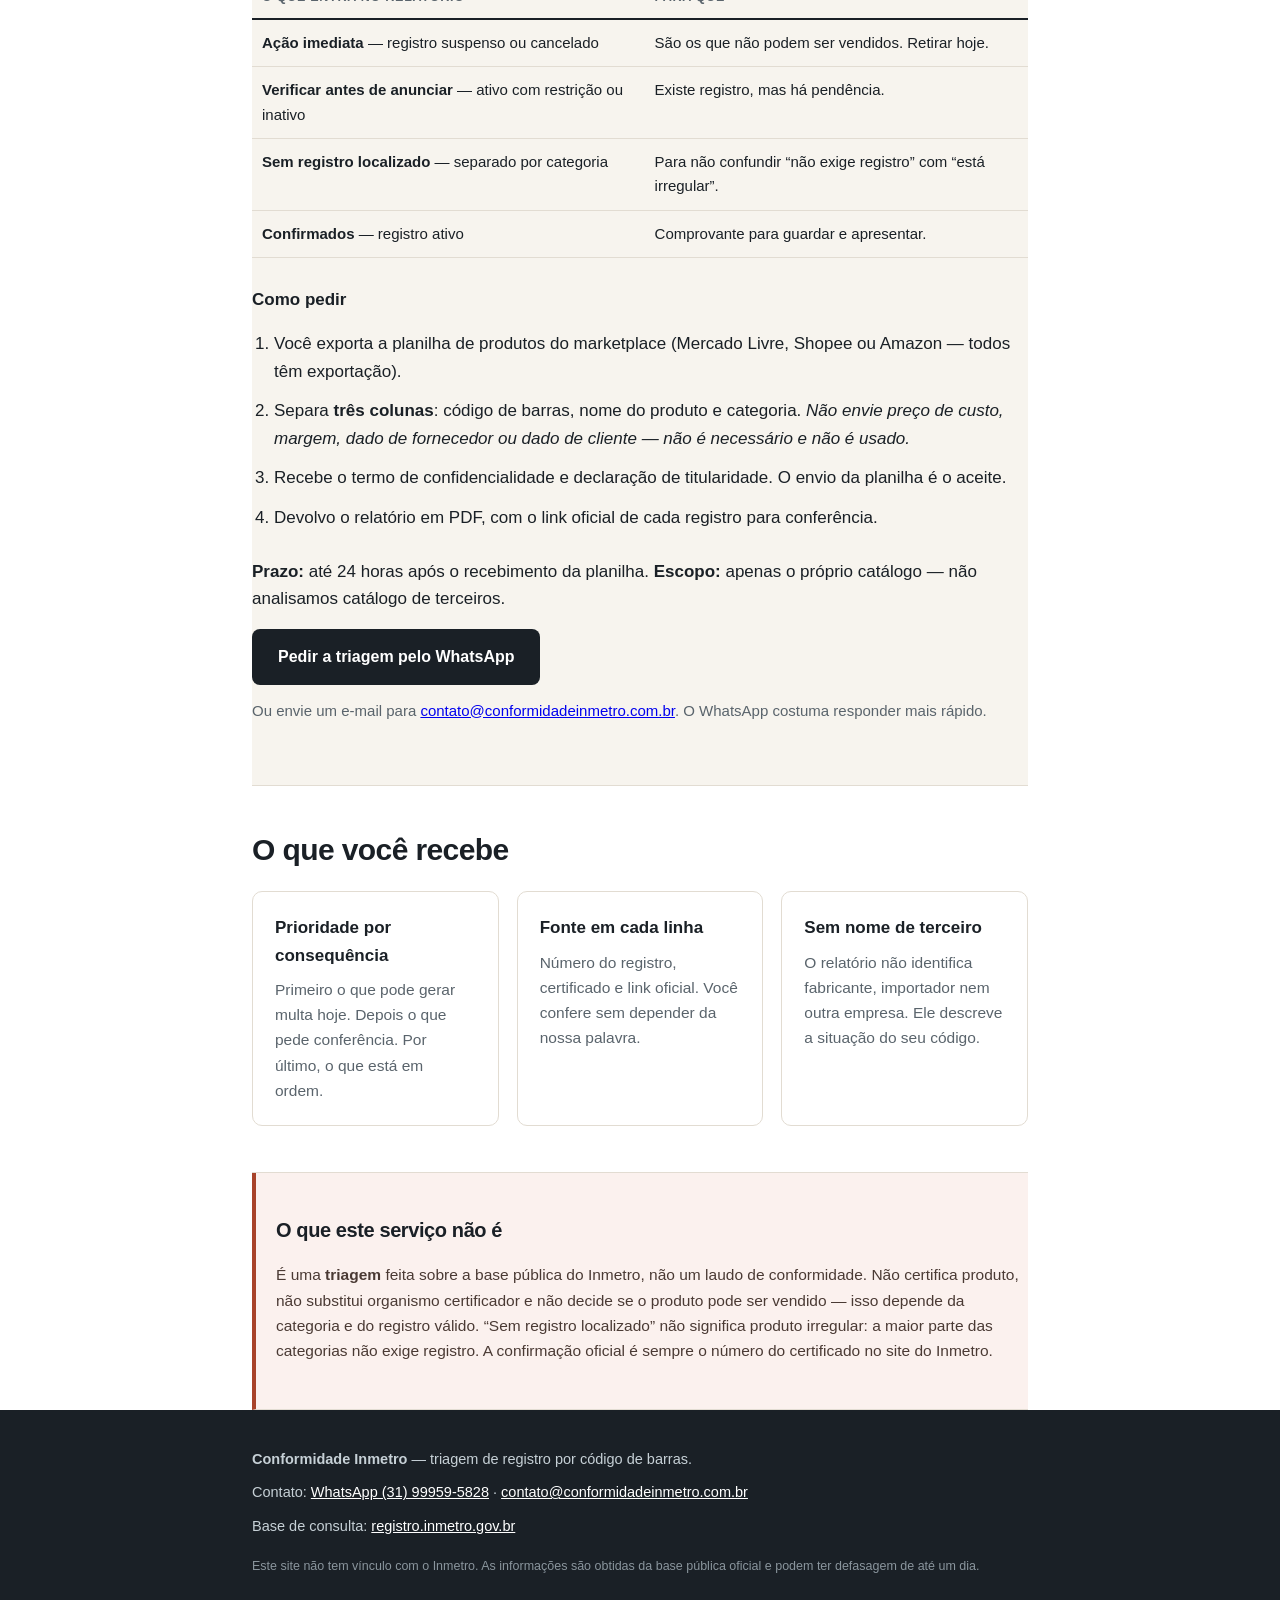
<file: triagem.html>
<!DOCTYPE html>
<html lang="pt-BR">
<head>
<meta charset="utf-8">
<meta name="viewport" content="width=device-width, initial-scale=1">
<title>Triagem de registro Inmetro do catálogo — como funciona</title>
<meta name="description" content="Conferência de registro Inmetro por código de barras: faça você mesmo pela base pública ou peça a triagem do catálogo inteiro, com prioridade para o que exige ação imediata.">
<link rel="stylesheet" href="estilo.css">
</head>
<body>

<header class="topo">
  <div class="wrap">
    <a class="marca" href="index.html">Conformidade<span>Inmetro</span></a>
    <nav>
      <a href="notificacao-inmetro.html">Fui notificado</a>
      <a href="produtos-que-exigem-registro.html">O que exige registro</a>
      <a href="triagem.html">Triagem</a>
    </nav>
  </div>
</header>

<main class="wrap">

<article class="bloco" style="padding-top:38px">
  <p class="olho">Triagem de catálogo</p>
  <h1 style="font-size:clamp(27px,5.2vw,38px);line-height:1.14;letter-spacing:-.025em;margin:0 0 18px">
    Um produto você confere em um minuto. Duzentos, não.</h1>
  <p style="font-size:19px;color:var(--cinza)">A conferência de um código de barras é
  gratuita e você faz sozinho. O problema aparece quando o catálogo tem centenas de
  itens — e o prazo é de 48 horas.</p>
</article>

<section class="bloco destaque">
  <h2>Opção 1 — Conferir um produto agora (grátis)</h2>
  <p>Vá direto na fonte oficial. Não precisa de cadastro.</p>
  <div class="consulta">
    <label for="ean">Código de barras (EAN) do produto</label>
    <input id="ean" inputmode="numeric" placeholder="13 dígitos, ex.: 7898490163472" maxlength="20">
    <button type="button" onclick="abrirConsulta()">Abrir consulta no site do Inmetro</button>
    <div id="resultado"></div>
  </div>
  <p class="fonte">A consulta acontece no site oficial do Inmetro — este site apenas
  monta o link com o seu código. A base não permite consulta automática de fora,
  então a leitura do resultado é feita por você, na página oficial.</p>
</section>

<section class="bloco">
  <h2>O que o resultado significa</h2>
  <table>
    <tr><th>Situação</th><th>Leitura</th><th>O que fazer</th></tr>
    <tr><td><code>A</code> Ativo</td><td>Registro válido.</td><td>Guarde o comprovante com data.</td></tr>
    <tr><td><code>A*</code> Ativo com restrição</td><td>Válido, com pendência.</td><td>Confirme com o fornecedor.</td></tr>
    <tr><td><code>S</code> Suspenso</td><td><strong>Não pode ser vendido.</strong></td><td>Retire o anúncio até regularizar.</td></tr>
    <tr><td><code>C</code> Cancelado</td><td><strong>Não pode ser vendido.</strong></td><td>Retire o anúncio; cancelamento não é reversível.</td></tr>
    <tr><td><code>I</code> Inativo</td><td>Sem validade atual.</td><td>Confirme antes de manter o anúncio.</td></tr>
    <tr><td>Nada encontrado</td><td>Sem registro para esse código.</td><td>Confira se a categoria exige registro.</td></tr>
  </table>
  <p class="fonte">Situação suspensa ou cancelada impede a comercialização mesmo que o
  selo esteja impresso na embalagem.</p>
</section>

<section class="bloco destaque">
  <h2>Opção 2 — Triagem do catálogo inteiro</h2>
  <p>Para quem tem muitos produtos. Você exporta a planilha do marketplace e recebe
  um relatório com a situação de cada código, dividido por consequência — e não por
  ordem alfabética.</p>

  <table>
    <tr><th>O que entra no relatório</th><th>Para quê</th></tr>
    <tr><td><strong>Ação imediata</strong> — registro suspenso ou cancelado</td>
      <td>São os que não podem ser vendidos. Retirar hoje.</td></tr>
    <tr><td><strong>Verificar antes de anunciar</strong> — ativo com restrição ou inativo</td>
      <td>Existe registro, mas há pendência.</td></tr>
    <tr><td><strong>Sem registro localizado</strong> — separado por categoria</td>
      <td>Para não confundir “não exige registro” com “está irregular”.</td></tr>
    <tr><td><strong>Confirmados</strong> — registro ativo</td>
      <td>Comprovante para guardar e apresentar.</td></tr>
  </table>

  <h3 style="margin-top:28px">Como pedir</h3>
  <ol style="padding-left:22px">
    <li style="margin-bottom:12px">Você exporta a planilha de produtos do marketplace
      (Mercado Livre, Shopee ou Amazon — todos têm exportação).</li>
    <li style="margin-bottom:12px">Separa <strong>três colunas</strong>: código de barras,
      nome do produto e categoria. <em>Não envie preço de custo, margem, dado de
      fornecedor ou dado de cliente — não é necessário e não é usado.</em></li>
    <li style="margin-bottom:12px">Recebe o termo de confidencialidade e declaração de
      titularidade. O envio da planilha é o aceite.</li>
    <li>Devolvo o relatório em PDF, com o link oficial de cada registro para conferência.</li>
  </ol>

  <p style="margin-top:26px"><strong>Prazo:</strong> até 24 horas após o recebimento da
  planilha. <strong>Escopo:</strong> apenas o próprio catálogo — não analisamos catálogo
  de terceiros.</p>

  <a class="btn" href="https://wa.me/5531999595828?text=Ol%C3%A1%2C%20quero%20a%20triagem%20do%20meu%20cat%C3%A1logo.%0A%0ALoja%3A%20%0ACNPJ%3A%20%0APlataforma%3A%20%0AQuantidade%20de%20SKUs%3A%20"
     target="_blank" rel="noopener">
    Pedir a triagem pelo WhatsApp</a>
  <p style="margin-top:14px;font-size:15px;color:var(--cinza)">
    Ou envie um e-mail para
    <a href="mailto:contato@conformidadeinmetro.com.br?subject=Triagem%20de%20cat%C3%A1logo%20Inmetro">contato@conformidadeinmetro.com.br</a>.
    O WhatsApp costuma responder mais rápido.</p>
</section>

<section class="bloco">
  <h2>O que você recebe</h2>
  <div class="cards">
    <div class="card">
      <h3>Prioridade por consequência</h3>
      <p>Primeiro o que pode gerar multa hoje. Depois o que pede conferência. Por
      último, o que está em ordem.</p>
    </div>
    <div class="card">
      <h3>Fonte em cada linha</h3>
      <p>Número do registro, certificado e link oficial. Você confere sem depender
      da nossa palavra.</p>
    </div>
    <div class="card">
      <h3>Sem nome de terceiro</h3>
      <p>O relatório não identifica fabricante, importador nem outra empresa. Ele
      descreve a situação do seu código.</p>
    </div>
  </div>
</section>

<section class="bloco aviso-legal">
  <h2>O que este serviço não é</h2>
  <p>É uma <strong>triagem</strong> feita sobre a base pública do Inmetro, não um laudo
  de conformidade. Não certifica produto, não substitui organismo certificador e não
  decide se o produto pode ser vendido — isso depende da categoria e do registro
  válido. “Sem registro localizado” não significa produto irregular: a maior parte das
  categorias não exige registro. A confirmação oficial é sempre o número do
  certificado no site do Inmetro.</p>
</section>

</main>

<footer class="rodape">
  <div class="wrap">
    <p><strong>Conformidade Inmetro</strong> — triagem de registro por código de barras.</p>
    <p>Contato: <a href="https://wa.me/5531999595828" target="_blank" rel="noopener">WhatsApp (31) 99959-5828</a>
       · <a href="mailto:contato@conformidadeinmetro.com.br">contato@conformidadeinmetro.com.br</a></p>
    <p>Base de consulta: <a href="https://registro.inmetro.gov.br/consulta/" target="_blank" rel="noopener">registro.inmetro.gov.br</a></p>
    <p class="mini">Este site não tem vínculo com o Inmetro. As informações são obtidas
    da base pública oficial e podem ter defasagem de até um dia.</p>
  </div>
</footer>

<script>
function abrirConsulta(){
  var v = document.getElementById('ean').value.replace(/\D/g,'');
  var out = document.getElementById('resultado');
  if(v.length < 8){
    out.innerHTML = '<div class="res res-atencao"><h3>Código incompleto</h3><p>'
      + 'Digite o código de barras completo, com 13 dígitos. Ele está na embalagem '
      + 'ou na planilha de produtos do marketplace.</p></div>';
    return;
  }
  var url = 'https://registro.inmetro.gov.br/consulta/';
  out.innerHTML = '<div class="res res-ok">'
    + '<h3>Código pronto: ' + v + '</h3>'
    + '<p>Abra a consulta oficial e cole o código no campo <strong>Código de Barras</strong>. '
    + 'A página abre em outra aba.</p>'
    + '<p class="link"><a href="' + url + '" target="_blank" rel="noopener">'
    + 'Abrir registro.inmetro.gov.br/consulta</a></p>'
    + '<p style="margin-top:10px"><button type="button" onclick="copiar(\'' + v + '\')" '
    + 'style="padding:10px 16px;border:0;border-radius:6px;background:#1A2026;color:#fff;'
    + 'font-weight:700;cursor:pointer">Copiar o código</button></p></div>';
  window.open(url, '_blank');
}
function copiar(t){
  navigator.clipboard.writeText(t).then(function(){
    alert('Código copiado: ' + t);
  }, function(){
    prompt('Copie manualmente:', t);
  });
}
</script>

</body>
</html>
</file>
<file: estilo.css>
/* Folha de estilo única. Sem framework, sem CDN — carrega rápido e funciona
   offline. Paleta puxada do relatório: tinta escura, areia, terracota. */

:root{
  --tinta:#1A2026;
  --cinza:#5A646C;
  --claro:#E2DCD2;
  --areia:#F7F4EE;
  --vermelho:#A8432A;
  --verde:#1E7A4D;
  --amarelo:#B8873A;
}

*{box-sizing:border-box}
html{-webkit-text-size-adjust:100%}
body{
  margin:0;
  font-family:-apple-system,BlinkMacSystemFont,"Segoe UI",Roboto,"Helvetica Neue",Arial,sans-serif;
  color:var(--tinta);
  background:#fff;
  line-height:1.62;
  font-size:17px;
}
.wrap{max-width:820px;margin:0 auto;padding:0 22px}

/* ---------- topo ---------- */
.topo{
  border-bottom:1px solid var(--claro);
  background:#fff;
  position:sticky;top:0;z-index:10;
}
.topo .wrap{display:flex;align-items:center;justify-content:space-between;
  gap:16px;padding-top:14px;padding-bottom:14px;flex-wrap:wrap}
.marca{font-weight:800;font-size:18px;text-decoration:none;color:var(--tinta);letter-spacing:-.02em}
.marca span{color:var(--vermelho)}
.topo nav{display:flex;gap:18px;flex-wrap:wrap}
.topo nav a{color:var(--cinza);text-decoration:none;font-size:14px;font-weight:600}
.topo nav a:hover{color:var(--tinta)}

/* ---------- hero ---------- */
.hero{background:var(--areia);border-bottom:1px solid var(--claro);padding:56px 0 48px}
.olho{font-size:13px;font-weight:700;letter-spacing:.09em;text-transform:uppercase;
  color:var(--vermelho);margin:0 0 14px}
.hero h1{font-size:clamp(30px,6vw,46px);line-height:1.1;margin:0 0 18px;
  letter-spacing:-.025em;font-weight:800}
.hero .sub{font-size:19px;color:var(--cinza);margin:0 0 30px;max-width:34em}
.acoes{display:flex;gap:12px;flex-wrap:wrap}
.btn{display:inline-block;background:var(--tinta);color:#fff;text-decoration:none;
  padding:15px 26px;border-radius:8px;font-weight:700;font-size:16px;
  transition:transform .12s ease,opacity .12s ease}
.btn:hover{transform:translateY(-1px);opacity:.92}
.btn-sec{background:transparent;color:var(--tinta);border:2px solid var(--tinta)}
.btn-sec:hover{background:var(--tinta);color:#fff}

/* ---------- faixa de números ---------- */
.faixa{display:grid;grid-template-columns:repeat(auto-fit,minmax(150px,1fr));
  gap:1px;background:var(--claro);margin:0 auto;border-bottom:1px solid var(--claro)}
.faixa .num{background:#fff;padding:26px 18px;text-align:center}
.faixa strong{display:block;font-size:30px;font-weight:800;letter-spacing:-.03em;
  color:var(--vermelho);line-height:1.1}
.faixa span{display:block;font-size:13px;color:var(--cinza);margin-top:6px}

/* ---------- blocos ---------- */
.bloco{padding:46px 0;border-bottom:1px solid var(--claro)}
.bloco h2{font-size:clamp(23px,4.2vw,30px);line-height:1.18;margin:0 0 20px;
  letter-spacing:-.02em;font-weight:800}
.bloco h3{font-size:17px;margin:0 0 8px;font-weight:700}
.bloco p{margin:0 0 16px;color:var(--tinta)}
.lista-limpa{list-style:none;padding:0;margin:0 0 18px}
.lista-limpa li{padding:11px 0 11px 30px;position:relative;border-bottom:1px solid var(--claro)}
.lista-limpa li:last-child{border-bottom:0}
.lista-limpa li:before{content:"";position:absolute;left:0;top:19px;
  width:9px;height:9px;border-radius:50%;background:var(--vermelho)}
.fonte{font-size:13px;color:var(--cinza);font-style:italic}

.destaque{background:var(--areia)}
.cards{display:grid;grid-template-columns:repeat(auto-fit,minmax(230px,1fr));gap:18px;margin-top:24px}
.card{background:#fff;border:1px solid var(--claro);border-radius:10px;padding:22px}
.card p{margin:0;font-size:15.5px;color:var(--cinza)}

.aviso-legal{background:#FBF1EE;border-left:4px solid var(--vermelho);padding-left:20px}
.aviso-legal h2{font-size:20px}
.aviso-legal p{font-size:15.5px;color:#4A3A34;margin:0}

/* ---------- tabela ---------- */
table{width:100%;border-collapse:collapse;margin:20px 0;font-size:15px}
th,td{text-align:left;padding:11px 10px;border-bottom:1px solid var(--claro);vertical-align:top}
th{font-size:12.5px;text-transform:uppercase;letter-spacing:.06em;color:var(--cinza);
  font-weight:700;border-bottom:2px solid var(--tinta)}
code{background:var(--areia);padding:2px 6px;border-radius:4px;font-size:.9em}

/* ---------- consulta ---------- */
.consulta{background:var(--areia);border:1px solid var(--claro);border-radius:12px;
  padding:26px;margin:26px 0}
.consulta label{display:block;font-weight:700;font-size:14px;margin-bottom:8px}
.consulta input{width:100%;padding:14px;border:2px solid var(--claro);border-radius:8px;
  font-size:17px;font-family:inherit}
.consulta input:focus{outline:none;border-color:var(--tinta)}
.consulta button{margin-top:12px;width:100%;padding:15px;border:0;border-radius:8px;
  background:var(--tinta);color:#fff;font-size:16px;font-weight:700;cursor:pointer;font-family:inherit}
.consulta button:hover{opacity:.92}
#resultado{margin-top:18px}
.res{border-radius:10px;padding:18px;border:1px solid}
.res-ok{background:#EAF5EF;border-color:var(--verde)}
.res-critico{background:#FBF1EE;border-color:var(--vermelho)}
.res-atencao{background:#FCF7EC;border-color:var(--amarelo)}
.res-revisar{background:var(--areia);border-color:var(--claro)}
.res h3{margin:0 0 8px;font-size:18px}
.res p{margin:0 0 8px;font-size:15px}
.res .link{font-size:14px;font-weight:600}

/* ---------- rodapé ---------- */
.rodape{background:var(--tinta);color:#C6D0D6;padding:38px 0;font-size:14.5px}
.rodape p{margin:0 0 10px}
.rodape a{color:#fff}
.rodape .mini{font-size:12.5px;color:#8A959D;margin-top:18px}

@media(max-width:620px){
  body{font-size:16px}
  .hero{padding:38px 0 34px}
  .topo nav{gap:12px}
  .topo nav a{font-size:13px}
  .faixa .num{padding:18px 12px}
  .faixa strong{font-size:24px}
  .bloco{padding:34px 0}
}
</file>
